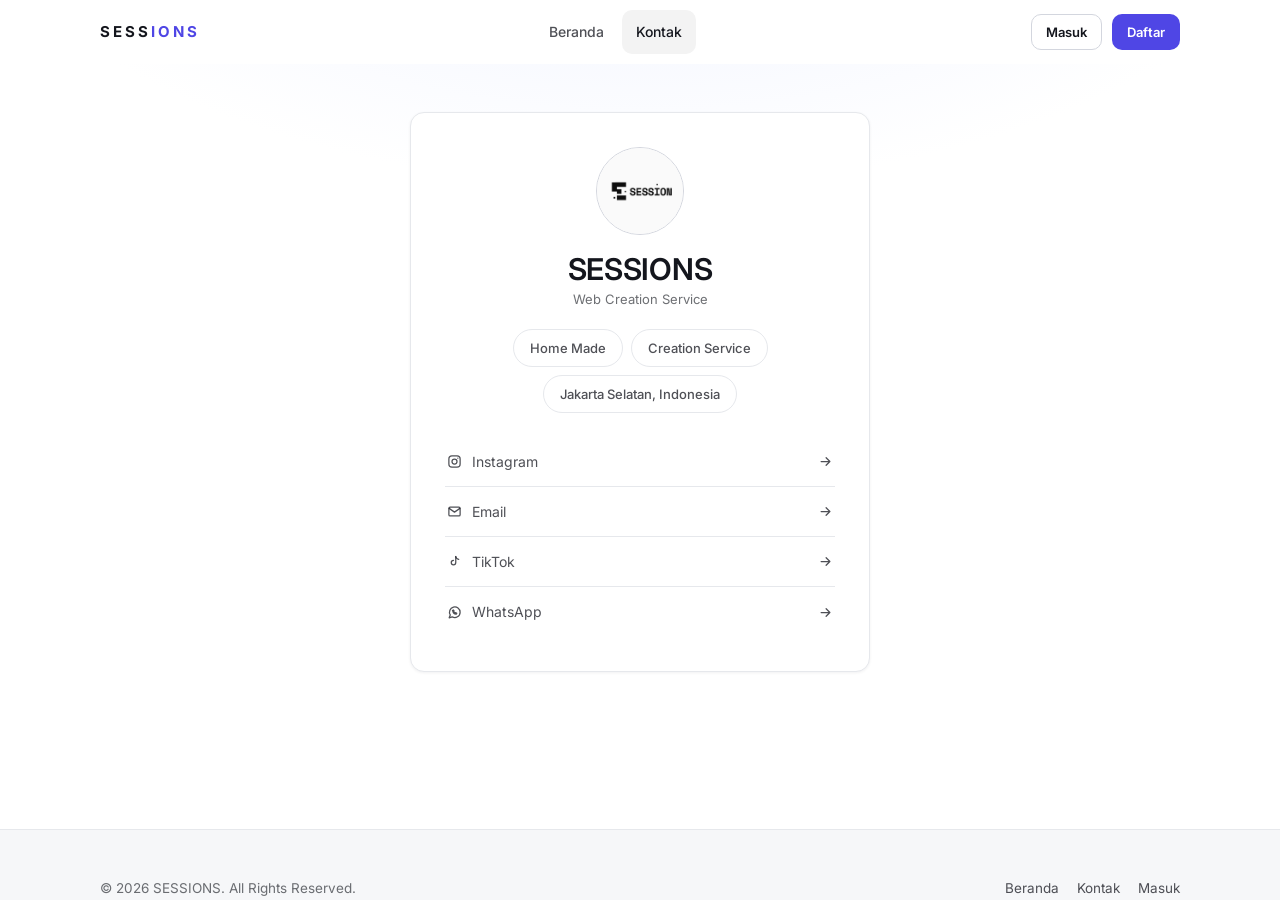
<file: contact.html>
<!DOCTYPE html>
<html lang="id">
<head>
    <meta charset="UTF-8">
    <meta name="viewport" content="width=device-width, initial-scale=1.0">
    <title>SESSIONS | Contact</title>
    <meta name="description" content="Hubungi SESSIONS lewat Instagram, Email, TikTok, dan WhatsApp. Web Creation Service dari Jakarta Selatan, Indonesia.">
    <link rel="preconnect" href="https://fonts.googleapis.com">
    <link rel="preconnect" href="https://fonts.gstatic.com" crossorigin>
    <link href="https://fonts.googleapis.com/css2?family=Inter:wght@400;500;600;700&display=swap" rel="stylesheet">
    <link rel="stylesheet" href="assets/css/style.css?v=20261001">
</head>
<body>

<header class="site-nav">
    <div class="container nav-inner">
        <a href="index.php" class="brand">SESS<span>IONS</span></a>

        <ul class="nav-links" id="navLinks">
            <li><a href="index.php">Beranda</a></li>
            <li><a href="contact.html" class="active">Kontak</a></li>
            <li class="only-mobile"><a href="login.php">Masuk</a></li>
            <li class="only-mobile"><a href="register.php">Daftar</a></li>
        </ul>

        <div class="nav-actions">
            <a href="login.php" class="btn btn-ghost btn-sm">Masuk</a>
            <a href="register.php" class="btn btn-primary btn-sm">Daftar</a>
        </div>

        <button class="nav-toggle" type="button" aria-label="Buka menu" aria-expanded="false" aria-controls="navLinks">
            <svg viewBox="0 0 24 24" fill="none" stroke="currentColor" stroke-width="2" stroke-linecap="round">
                <path d="M4 7h16M4 12h16M4 17h16"/>
            </svg>
        </button>
    </div>
</header>

<main>

    <section class="section">
        <div class="container">

            <div class="panel panel-sm center">
                <!-- Foto/Logo Bisnis -->
                <img src="assets/img/logo.jpeg" alt="SESSIONS Logo"
                     style="width:88px;height:88px;border-radius:50%;object-fit:cover;margin:0 auto 16px;border:1px solid var(--border-strong);">

                <h2>SESSIONS</h2>
                <p class="faint">Web Creation Service</p>

                <!-- Info List -->
                <div class="chips mt-2">
                    <span class="chip">Home Made</span>
                    <span class="chip">Creation Service</span>
                    <span class="chip">Jakarta Selatan, Indonesia</span>
                </div>

                <!-- Tombol Sosmed -->
                <div class="link-list mt-3">
                    <a class="link-item" href="https://instagram.com/sess_ion2026" target="_blank" rel="noopener noreferrer">
                        <span style="display:inline-flex;align-items:center;gap:10px;">
                            <svg viewBox="0 0 24 24" fill="none" stroke="currentColor" stroke-width="2" stroke-linecap="round" stroke-linejoin="round">
                                <rect x="3" y="3" width="18" height="18" rx="5"/>
                                <circle cx="12" cy="12" r="4"/>
                                <circle cx="17.3" cy="6.7" r="1" fill="currentColor" stroke="none"/>
                            </svg>
                            Instagram
                        </span>
                        <svg viewBox="0 0 24 24" fill="none" stroke="currentColor" stroke-width="2" stroke-linecap="round" stroke-linejoin="round">
                            <path d="M5 12h14m-6-6 6 6-6 6"/>
                        </svg>
                    </a>

                    <a class="link-item" href="mailto:sesionsessions@gmail.com">
                        <span style="display:inline-flex;align-items:center;gap:10px;">
                            <svg viewBox="0 0 24 24" fill="none" stroke="currentColor" stroke-width="2" stroke-linecap="round" stroke-linejoin="round">
                                <rect x="3" y="5" width="18" height="14" rx="2"/>
                                <path d="m3.5 7 8.5 6 8.5-6"/>
                            </svg>
                            Email
                        </span>
                        <svg viewBox="0 0 24 24" fill="none" stroke="currentColor" stroke-width="2" stroke-linecap="round" stroke-linejoin="round">
                            <path d="M5 12h14m-6-6 6 6-6 6"/>
                        </svg>
                    </a>

                    <a class="link-item" href="https://www.tiktok.com/@sessionssesion" target="_blank" rel="noopener noreferrer">
                        <span style="display:inline-flex;align-items:center;gap:10px;">
                            <svg viewBox="0 0 24 24" fill="none" stroke="currentColor" stroke-width="2" stroke-linecap="round" stroke-linejoin="round">
                                <path d="M14 4v9.6a3.6 3.6 0 1 1-3.6-3.6"/>
                                <path d="M14 4c.4 2.4 2.3 4.2 4.7 4.5"/>
                            </svg>
                            TikTok
                        </span>
                        <svg viewBox="0 0 24 24" fill="none" stroke="currentColor" stroke-width="2" stroke-linecap="round" stroke-linejoin="round">
                            <path d="M5 12h14m-6-6 6 6-6 6"/>
                        </svg>
                    </a>

                    <a class="link-item" href="https://wa.me/6287867851779" target="_blank" rel="noopener noreferrer">
                        <span style="display:inline-flex;align-items:center;gap:10px;">
                            <svg viewBox="0 0 24 24" fill="none" stroke="currentColor" stroke-width="2" stroke-linecap="round" stroke-linejoin="round">
                                <path d="M21 11.5a8.5 8.5 0 0 1-12.7 7.4L3.5 20.5l1.7-4.6A8.5 8.5 0 1 1 21 11.5z"/>
                                <path d="M9.2 9.4c.4 2.7 2.7 5 5.4 5.4l1-1.5-1.9-1.1-.9.7c-.7-.4-1.7-1.4-2.1-2.1l.7-.9-1.1-1.9-1.5 1z"/>
                            </svg>
                            WhatsApp
                        </span>
                        <svg viewBox="0 0 24 24" fill="none" stroke="currentColor" stroke-width="2" stroke-linecap="round" stroke-linejoin="round">
                            <path d="M5 12h14m-6-6 6 6-6 6"/>
                        </svg>
                    </a>
                </div>
            </div>

        </div>
    </section>

</main>

<footer class="site-footer">
    <div class="container footer-inner">
        <span>&copy; 2026 SESSIONS. All Rights Reserved.</span>
        <nav>
            <a href="index.php">Beranda</a>
            <a href="contact.html">Kontak</a>
            <a href="login.php">Masuk</a>
        </nav>
    </div>
</footer>

<script src="assets/js/main.js?v=20261001"></script>
</body>
</html>
</file>
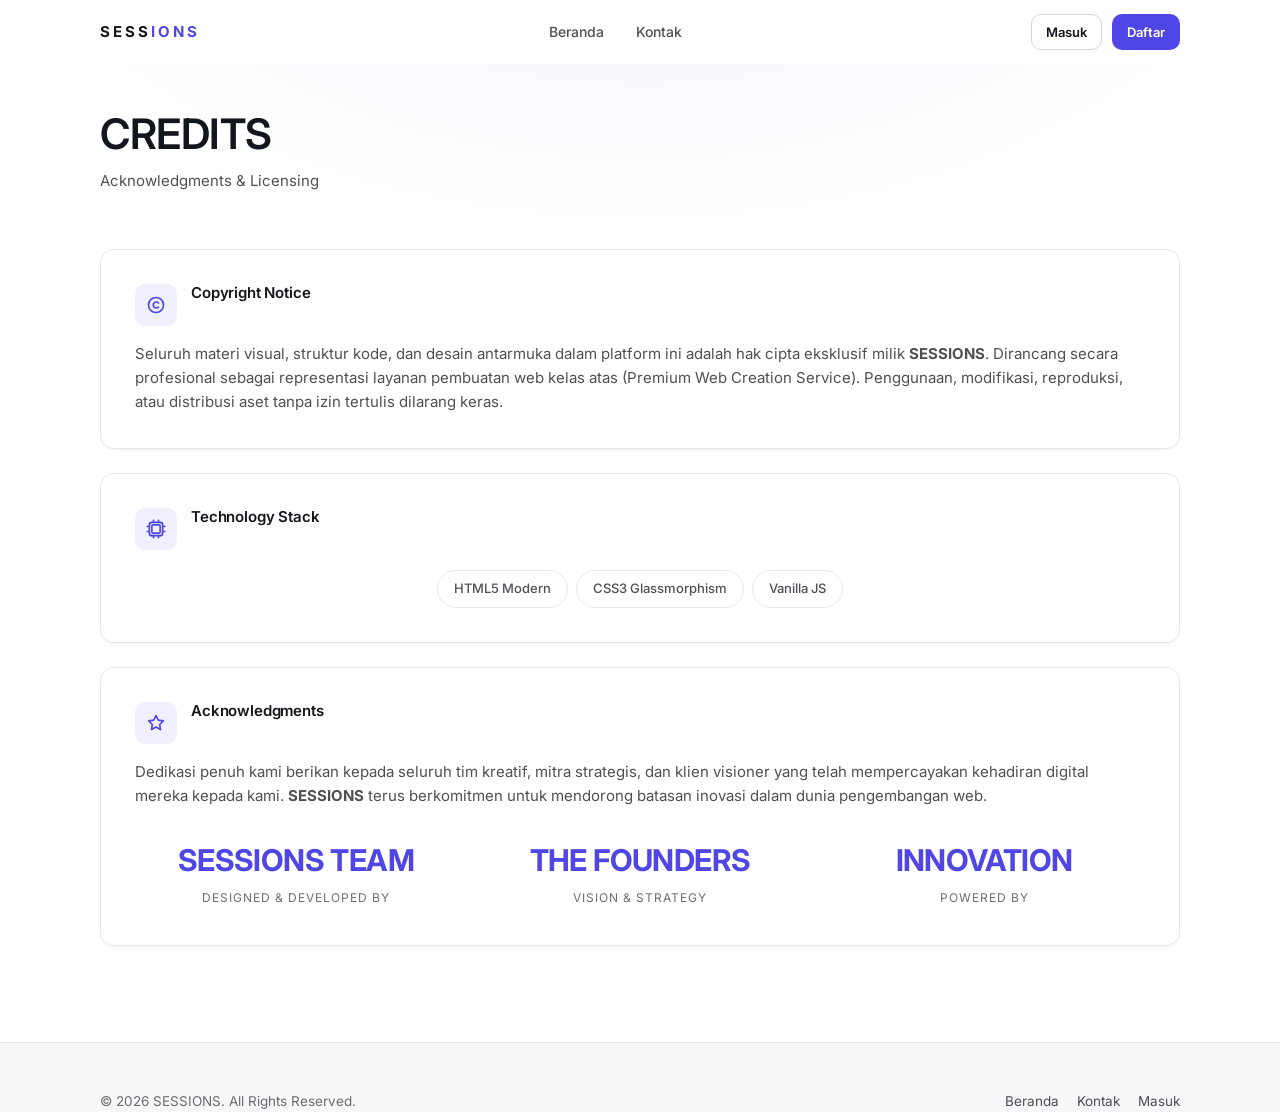
<file: credit.html>
<!DOCTYPE html>
<html lang="id">
<head>
    <meta charset="UTF-8">
    <meta name="viewport" content="width=device-width, initial-scale=1.0">
    <title>SESSIONS | Credits & Licensing</title>
    <meta name="description" content="Credits, technology stack, dan acknowledgments dari SESSIONS — Premium Web Creation Service.">
    <link rel="preconnect" href="https://fonts.googleapis.com">
    <link rel="preconnect" href="https://fonts.gstatic.com" crossorigin>
    <link href="https://fonts.googleapis.com/css2?family=Inter:wght@400;500;600;700&display=swap" rel="stylesheet">
    <link rel="stylesheet" href="assets/css/style.css?v=20261001">
</head>
<body>

<header class="site-nav">
    <div class="container nav-inner">
        <a href="index.php" class="brand">SESS<span>IONS</span></a>

        <ul class="nav-links" id="navLinks">
            <li><a href="index.php">Beranda</a></li>
            <li><a href="contact.html">Kontak</a></li>
            <li class="only-mobile"><a href="login.php">Masuk</a></li>
            <li class="only-mobile"><a href="register.php">Daftar</a></li>
        </ul>

        <div class="nav-actions">
            <a href="login.php" class="btn btn-ghost btn-sm">Masuk</a>
            <a href="register.php" class="btn btn-primary btn-sm">Daftar</a>
        </div>

        <button class="nav-toggle" type="button" aria-label="Buka menu" aria-expanded="false" aria-controls="navLinks">
            <svg viewBox="0 0 24 24" fill="none" stroke="currentColor" stroke-width="2" stroke-linecap="round">
                <path d="M4 7h16M4 12h16M4 17h16"/>
            </svg>
        </button>
    </div>
</header>

<main>

    <div class="page-head">
        <div class="container">
            <h1>CREDITS</h1>
            <p>Acknowledgments &amp; Licensing</p>
        </div>
    </div>

    <section class="section">
        <div class="container">

            <!-- Copyright Notice -->
            <div class="panel">
                <div class="feature">
                    <span class="mi-icon">
                        <svg viewBox="0 0 24 24" fill="none" stroke="currentColor" stroke-width="2" stroke-linecap="round" stroke-linejoin="round">
                            <circle cx="12" cy="12" r="9"/>
                            <path d="M15 9.6a3.6 3.6 0 1 0 0 4.8"/>
                        </svg>
                    </span>
                    <div>
                        <h3 class="mi-title">Copyright Notice</h3>
                    </div>
                </div>
                <p class="mt-2">Seluruh materi visual, struktur kode, dan desain antarmuka dalam platform ini adalah hak cipta
                    eksklusif milik <strong>SESSIONS</strong>. Dirancang secara profesional sebagai representasi layanan
                    pembuatan web kelas atas (Premium Web Creation Service). Penggunaan, modifikasi, reproduksi, atau
                    distribusi aset tanpa izin tertulis dilarang keras.</p>
            </div>

            <!-- Technology Stack -->
            <div class="panel mt-3">
                <div class="feature">
                    <span class="mi-icon">
                        <svg viewBox="0 0 24 24" fill="none" stroke="currentColor" stroke-width="2" stroke-linecap="round" stroke-linejoin="round">
                            <rect x="7" y="7" width="10" height="10" rx="1.5"/>
                            <rect x="4" y="4" width="16" height="16" rx="3"/>
                            <path d="M9 1.5v2.5M15 1.5v2.5M9 20v2.5M15 20v2.5M1.5 9H4M1.5 15H4M20 9h2.5M20 15h2.5"/>
                        </svg>
                    </span>
                    <div>
                        <h3 class="mi-title">Technology Stack</h3>
                    </div>
                </div>

                <div class="chips mt-2">
                    <span class="chip">HTML5 Modern</span>
                    <span class="chip">CSS3 Glassmorphism</span>
                    <span class="chip">Vanilla JS</span>
                </div>
            </div>

            <!-- Acknowledgments -->
            <div class="panel mt-3">
                <div class="feature">
                    <span class="mi-icon">
                        <svg viewBox="0 0 24 24" fill="none" stroke="currentColor" stroke-width="2" stroke-linecap="round" stroke-linejoin="round">
                            <path d="m12 3 2.7 5.6 6.1.9-4.4 4.3 1 6.1L12 16.7 6.6 19.9l1-6.1L3.2 9.5l6.1-.9L12 3z"/>
                        </svg>
                    </span>
                    <div>
                        <h3 class="mi-title">Acknowledgments</h3>
                    </div>
                </div>

                <p class="mt-2">Dedikasi penuh kami berikan kepada seluruh tim kreatif, mitra strategis, dan klien visioner yang
                    telah mempercayakan kehadiran digital mereka kepada kami. <strong>SESSIONS</strong> terus berkomitmen
                    untuk mendorong batasan inovasi dalam dunia pengembangan web.</p>

                <div class="stats mt-3">
                    <div class="stat center">
                        <div class="stat-value">SESSIONS TEAM</div>
                        <div class="stat-label">Designed &amp; Developed By</div>
                    </div>
                    <div class="stat center">
                        <div class="stat-value">THE FOUNDERS</div>
                        <div class="stat-label">Vision &amp; Strategy</div>
                    </div>
                    <div class="stat center">
                        <div class="stat-value">INNOVATION</div>
                        <div class="stat-label">Powered By</div>
                    </div>
                </div>
            </div>

        </div>
    </section>

</main>

<footer class="site-footer">
    <div class="container footer-inner">
        <span>&copy; 2026 SESSIONS. All Rights Reserved.</span>
        <nav>
            <a href="index.php">Beranda</a>
            <a href="contact.html">Kontak</a>
            <a href="login.php">Masuk</a>
        </nav>
    </div>
</footer>

<script src="assets/js/main.js?v=20261001"></script>
</body>
</html>
</file>
<file: assets/css/style.css>
/* ============================================================
   SESSIONS Design System
   Light theme — modern, minimalis, responsif, tanpa efek berat.
   Breakpoint: 1024 / 768 / 640
   ============================================================ */

/* ── Tokens ── */
:root {
    color-scheme: light;

    --bg: #ffffff;
    --bg-gradient: radial-gradient(ellipse 80% 55% at 50% -15%, #eef2ff 0%, #ffffff 65%);
    --surface: #ffffff;
    --surface-2: #f6f7f9;
    --surface-3: #eef0f4;
    --border: #e6e8ec;
    --border-strong: #d3d6de;
    --text: #14161d;
    --muted: rgba(20, 22, 29, 0.75);
    --faint: rgba(20, 22, 29, 0.62);
    --hover: rgba(20, 22, 29, 0.05);

    --accent: #6366f1;
    --accent-strong: #4f46e5;
    --accent-hover: #4338ca;
    --accent-soft: rgba(99, 102, 241, 0.10);

    --success: #047857;
    --success-soft: rgba(4, 120, 87, 0.10);
    --danger: #dc2626;
    --danger-soft: rgba(220, 38, 38, 0.10);
    --warning: #b45309;
    --warning-soft: rgba(180, 83, 9, 0.10);

    --radius: 14px;
    --radius-sm: 10px;
    --radius-lg: 20px;
    --nav-h: 64px;
    --container: 1120px;
    --shadow-sm: 0 1px 3px rgba(16, 24, 40, 0.06);
    --shadow: 0 16px 40px rgba(16, 24, 40, 0.16);
    --font: 'Inter', system-ui, -apple-system, 'Segoe UI', sans-serif;
}

/* ── Reset & base ── */
*, *::before, *::after { margin: 0; padding: 0; box-sizing: border-box; }

html { scroll-behavior: smooth; -webkit-text-size-adjust: 100%; }

body {
    font-family: var(--font);
    background-color: var(--bg);
    background-image: var(--bg-gradient);
    background-repeat: no-repeat;
    color: var(--text);
    min-height: 100vh;
    min-height: 100svh;
    display: flex;
    flex-direction: column;
    line-height: 1.6;
    font-size: 15px;
    overflow-wrap: break-word;
}

img { max-width: 100%; display: block; }
a { color: inherit; }
button { font-family: inherit; }

:focus-visible {
    outline: 2px solid var(--accent-strong);
    outline-offset: 2px;
}

.container {
    width: 100%;
    max-width: var(--container);
    margin-inline: auto;
    padding-inline: 20px;
}

main { flex: 1; }

/* ── Tipografi ── */
h1, h2, h3, h4 { line-height: 1.25; font-weight: 600; letter-spacing: -0.01em; }
h1 { font-size: clamp(28px, 5vw, 42px); }
h2 { font-size: clamp(22px, 3.5vw, 30px); }
h3 { font-size: clamp(17px, 2.5vw, 20px); }
p  { color: var(--muted); }

.muted   { color: var(--muted); }
.faint   { color: var(--faint); font-size: 13px; }
.center  { text-align: center; }
.mt-1 { margin-top: 8px; }  .mt-2 { margin-top: 16px; }
.mt-3 { margin-top: 24px; } .mt-4 { margin-top: 36px; }
.mb-1 { margin-bottom: 8px; } .mb-2 { margin-bottom: 16px; }
.mb-3 { margin-bottom: 24px; }

/* ── Navbar ── */
.site-nav {
    position: sticky;
    top: 0;
    z-index: 100;
    height: var(--nav-h);
    background: var(--surface);
    border-bottom: 1px solid transparent;
    transition: background 0.25s ease, border-color 0.25s ease, box-shadow 0.25s ease;
}

.site-nav.nav-scrolled {
    background: var(--surface);
    border-bottom-color: var(--border);
    box-shadow: var(--shadow-sm);
}

.nav-inner {
    height: var(--nav-h);
    display: flex;
    align-items: center;
    justify-content: space-between;
    gap: 16px;
}

.brand {
    font-size: 15px;
    font-weight: 700;
    letter-spacing: 3px;
    text-decoration: none;
    color: var(--text);
    white-space: nowrap;
}

.brand span { color: var(--accent-strong); }

.nav-links {
    display: flex;
    align-items: center;
    gap: 4px;
    list-style: none;
}

.nav-links a {
    display: inline-flex;
    align-items: center;
    min-height: 44px;
    padding: 0 14px;
    border-radius: var(--radius-sm);
    color: var(--muted);
    text-decoration: none;
    font-size: 14px;
    font-weight: 500;
    transition: color 0.2s ease, background 0.2s ease;
}

.nav-links a:hover,
.nav-links a.active {
    color: var(--text);
    background: var(--hover);
}

.nav-actions { display: flex; align-items: center; gap: 10px; }

/* Avatar profil di navbar (link ke halaman profil) */
.nav-avatar { display: inline-flex; border-radius: 50%; flex: none; transition: opacity 0.15s ease; }
.nav-avatar:hover { opacity: 0.85; }

.nav-links .only-mobile { display: none; }

.nav-toggle {
    display: none;
    width: 44px;
    height: 44px;
    background: none;
    border: 1px solid var(--border);
    border-radius: var(--radius-sm);
    color: var(--text);
    cursor: pointer;
    align-items: center;
    justify-content: center;
}

.nav-toggle svg { width: 20px; height: 20px; }

/* ── Tombol ── */
.btn {
    display: inline-flex;
    align-items: center;
    justify-content: center;
    gap: 8px;
    min-height: 44px;
    padding: 0 20px;
    border-radius: var(--radius-sm);
    border: 1px solid transparent;
    font-size: 14px;
    font-weight: 600;
    text-decoration: none;
    cursor: pointer;
    transition: background 0.2s ease, border-color 0.2s ease, color 0.2s ease;
    white-space: nowrap;
}

.btn svg { width: 16px; height: 16px; flex: none; }

.btn-primary {
    background: var(--accent-strong);
    color: #fff;
}
.btn-primary:hover { background: var(--accent-hover); }

.btn-ghost {
    background: transparent;
    border-color: var(--border-strong);
    color: var(--text);
}
.btn-ghost:hover { background: var(--hover); }

.btn-soft {
    background: var(--surface-2);
    border-color: var(--border);
    color: var(--text);
}
.btn-soft:hover { background: var(--surface-3); }

.btn-danger {
    background: var(--danger-soft);
    border-color: rgba(220, 38, 38, 0.35);
    color: var(--danger);
}
.btn-danger:hover { background: rgba(220, 38, 38, 0.16); }

.btn-block { width: 100%; }
.btn-sm { min-height: 36px; padding: 0 14px; font-size: 13px; }

/* ── Hero ── */
.hero {
    padding: clamp(40px, 8vw, 84px) 0 clamp(28px, 5vw, 48px);
    text-align: center;
}

.hero .eyebrow {
    display: inline-block;
    font-size: 12px;
    font-weight: 600;
    letter-spacing: 2px;
    text-transform: uppercase;
    color: var(--accent-strong);
    background: var(--accent-soft);
    border: 1px solid rgba(99, 102, 241, 0.35);
    padding: 6px 14px;
    border-radius: 999px;
    margin-bottom: 18px;
}

.hero p.lead {
    max-width: 620px;
    margin: 14px auto 0;
    font-size: clamp(15px, 2vw, 17px);
    color: var(--muted);
}

/* ── Search bar ── */
.search-bar {
    display: flex;
    gap: 10px;
    max-width: 620px;
    margin: 28px auto 0;
}

.search-bar .input { flex: 1; }

/* ── Chips / kategori ── */
.chips {
    display: flex;
    flex-wrap: wrap;
    justify-content: center;
    gap: 8px;
    margin-top: 20px;
}

.chip {
    display: inline-flex;
    align-items: center;
    min-height: 38px;
    padding: 0 16px;
    border-radius: 999px;
    border: 1px solid var(--border);
    background: var(--surface);
    color: var(--muted);
    font-size: 13px;
    font-weight: 500;
    text-decoration: none;
    transition: border-color 0.2s ease, color 0.2s ease, background 0.2s ease;
}

.chip:hover, .chip.active {
    border-color: rgba(99, 102, 241, 0.5);
    background: var(--accent-soft);
    color: var(--text);
}

/* ── Section ── */
.section { padding: clamp(28px, 5vw, 48px) 0; }

.section-head {
    display: flex;
    align-items: baseline;
    justify-content: space-between;
    gap: 16px;
    margin-bottom: 22px;
    flex-wrap: wrap;
}

.section-head a {
    color: var(--accent-strong);
    font-size: 14px;
    font-weight: 600;
    text-decoration: none;
}
.section-head a:hover { text-decoration: underline; }

/* ── Grid ── */
.grid {
    display: grid;
    gap: 18px;
    grid-template-columns: repeat(auto-fill, minmax(240px, 1fr));
}

.grid-2 { grid-template-columns: repeat(auto-fit, minmax(260px, 1fr)); }
.grid-3 { grid-template-columns: repeat(auto-fill, minmax(220px, 1fr)); }
.grid-4 { grid-template-columns: repeat(auto-fill, minmax(180px, 1fr)); }

/* ── Card ── */
.card {
    background: var(--surface);
    border: 1px solid var(--border);
    border-radius: var(--radius);
    overflow: hidden;
    box-shadow: var(--shadow-sm);
    transition: border-color 0.2s ease, transform 0.2s ease, box-shadow 0.2s ease;
}

a.card { text-decoration: none; display: flex; flex-direction: column; }
a.card:hover {
    border-color: var(--border-strong);
    transform: translateY(-3px);
    box-shadow: 0 6px 16px rgba(16, 24, 40, 0.08);
}

.card-media {
    aspect-ratio: 4 / 3;
    background: var(--surface-2);
    display: flex;
    align-items: center;
    justify-content: center;
    color: var(--faint);
    overflow: hidden;
}

.card-media img { width: 100%; height: 100%; object-fit: cover; }

.card-body { flex: 1; display: flex; flex-direction: column; padding: 14px 16px 16px; }

.card-title {
    font-size: 15px;
    font-weight: 600;
    color: var(--text);
    margin-bottom: 6px;
    display: -webkit-box;
    -webkit-line-clamp: 2;
    -webkit-box-orient: vertical;
    overflow: hidden;
}

/* Ruang 2 baris judul selalu dipesan (walau 1 baris) → harga & meta
   sejajar di semua kartu se-baris. em → ikut ukuran font di breakpoint. */
a.card .card-title { min-height: calc(2 * 1.6em); }

.card-price { font-size: 16px; font-weight: 700; color: var(--accent-strong); }

.card-meta {
    display: flex;
    flex-wrap: wrap;
    gap: 6px;
    margin-top: 10px;
    font-size: 12px;
    color: var(--faint);
}

/* Baris nama toko (avatar + nama) di-pin ke bawah kartu — sisa ruang jadi
   margin atas, jadi baris toko selalu sejajar di semua kartu se-baris,
   tidak pernah sejajar dengan badge/jenis/model di baris meta. */
a.card .card-store { margin-top: auto; padding-top: 10px; }

.card-store {
    display: flex;
    align-items: center;
    gap: 8px;
    min-width: 0;
    font-size: 12px;
    color: var(--faint);
}
.card-store-name { overflow: hidden; text-overflow: ellipsis; white-space: nowrap; }

/* Avatar bulat (foto profil / toko) — inisial kalau belum ada foto */
.avatar {
    display: inline-flex;
    align-items: center;
    justify-content: center;
    flex: none;
    border-radius: 50%;
    overflow: hidden;
    background: var(--accent-soft);
    color: var(--accent-strong);
    font-weight: 600;
    line-height: 1;
}
.avatar img { width: 100%; height: 100%; object-fit: cover; display: block; }

/* ══ Konfirmasi in-app — pengganti dialog browser "localhost says" ══ */
.confirm-overlay {
    position: fixed;
    inset: 0;
    z-index: 300;
    display: flex;
    align-items: center;
    justify-content: center;
    padding: 20px;
    background: rgba(15, 23, 42, 0.45);
    opacity: 0;
    visibility: hidden;
    transition: opacity 0.18s ease, visibility 0.18s ease;
}
.confirm-overlay.open { opacity: 1; visibility: visible; }
.confirm-panel {
    width: 100%;
    max-width: 420px;
    background: var(--surface);
    border: 1px solid var(--border);
    border-radius: 16px;
    padding: 22px;
    box-shadow: 0 24px 60px rgba(15, 23, 42, 0.25);
    transform: translateY(10px) scale(0.98);
    transition: transform 0.18s ease;
}
.confirm-overlay.open .confirm-panel { transform: none; }
.confirm-msg { font-size: 15px; line-height: 1.55; color: var(--text); margin-bottom: 18px; }
.confirm-actions { display: flex; gap: 10px; justify-content: flex-end; flex-wrap: wrap; }

/* ══ Toast notifikasi in-app — pengganti alert kecil ══ */
.toast {
    position: fixed;
    top: 80px;
    right: 20px;
    z-index: 310;
    display: flex;
    align-items: center;
    gap: 10px;
    max-width: min(360px, calc(100vw - 40px));
    padding: 12px 14px;
    background: var(--surface);
    border: 1px solid var(--border);
    border-radius: 12px;
    box-shadow: 0 14px 34px rgba(15, 23, 42, 0.16);
    font-size: 14px;
    color: var(--text);
    opacity: 0;
    transform: translateY(-8px);
    transition: opacity 0.2s ease, transform 0.2s ease;
    pointer-events: none;
}
.toast.open { opacity: 1; transform: none; pointer-events: auto; }
.toast-warn    { border-left: 3px solid var(--warning); }
.toast-success { border-left: 3px solid var(--success); }
.toast-msg { line-height: 1.45; }
.toast-close {
    margin-left: auto;
    padding: 2px 4px;
    background: none;
    border: 0;
    color: var(--faint);
    font-size: 18px;
    line-height: 1;
    cursor: pointer;
}
.toast-close:hover { color: var(--text); }

/* Hormati preferensi kurangi animasi */
@media (prefers-reduced-motion: reduce) {
    .confirm-overlay, .confirm-panel, .toast { transition: none; }
}

/* Merek pada kartu listing — ditegaskan tanpa merusak ritme meta */
.card-brand { font-weight: 600; color: var(--text); }

/* ── Badge status ── */
.badge {
    display: inline-flex;
    align-items: center;
    gap: 5px;
    padding: 3px 10px;
    border-radius: 999px;
    font-size: 11px;
    font-weight: 600;
    letter-spacing: 0.4px;
    text-transform: uppercase;
    border: 1px solid transparent;
}

.badge-available { background: var(--success-soft); color: var(--success); border-color: rgba(4, 120, 87, 0.3); }
.badge-sold      { background: var(--danger-soft); color: var(--danger); border-color: rgba(220, 38, 38, 0.3); }
.badge-pending   { background: var(--warning-soft); color: var(--warning); border-color: rgba(180, 83, 9, 0.3); }
.badge-info      { background: var(--accent-soft); color: var(--accent-strong); border-color: rgba(99, 102, 241, 0.35); }
.badge-brand     { background: var(--accent-soft); color: var(--accent-strong); border-color: rgba(99, 102, 241, 0.35); }
.badge-muted     { background: var(--surface-2); color: var(--muted); border-color: var(--border); }

/* ── Panel & form ── */
.panel {
    background: var(--surface);
    border: 1px solid var(--border);
    border-radius: var(--radius);
    padding: clamp(22px, 4vw, 34px);
    box-shadow: var(--shadow-sm);
}

.panel-sm { max-width: 460px; margin-inline: auto; }

/* Blok harga/aksi listing tanpa kartu putih — konten langsung menyatu dgn halaman */
.buy-plain { display: block; }

.form { display: flex; flex-direction: column; gap: 18px; }

.form-row { display: grid; gap: 18px; grid-template-columns: 1fr 1fr; }

.field { display: flex; flex-direction: column; gap: 7px; }

.field label {
    font-size: 12px;
    font-weight: 600;
    letter-spacing: 0.6px;
    text-transform: uppercase;
    color: var(--muted);
}

.field .hint { font-size: 12px; color: var(--faint); }

.input,
.field input,
.field select,
.field textarea {
    width: 100%;
    min-height: 46px;
    padding: 11px 14px;
    background: var(--bg);
    border: 1px solid var(--border);
    border-radius: var(--radius-sm);
    color: var(--text);
    font-size: 15px;
    font-family: inherit;
    transition: border-color 0.2s ease;
}

.field textarea { min-height: 120px; resize: vertical; }

.input::placeholder, .field input::placeholder,
.field textarea::placeholder { color: var(--faint); }

.input:focus, .field input:focus,
.field select:focus, .field textarea:focus {
    outline: none;
    border-color: var(--accent);
}

.field select { appearance: auto; }

/* ── Alert ── */
.alert {
    display: flex;
    align-items: flex-start;
    gap: 10px;
    padding: 12px 16px;
    border-radius: var(--radius-sm);
    font-size: 14px;
    border: 1px solid transparent;
}

.alert svg { width: 17px; height: 17px; flex: none; margin-top: 2px; }
.alert-danger  { background: var(--danger-soft); border-color: rgba(220, 38, 38, 0.35); color: var(--danger); }
.alert-success { background: var(--success-soft); border-color: rgba(4, 120, 87, 0.35); color: var(--success); }
.alert-info    { background: var(--accent-soft); border-color: rgba(99, 102, 241, 0.35); color: var(--accent-strong); }

/* ── Statistik (borderless — angka jadi aksen) ── */
.stats {
    display: grid;
    grid-template-columns: repeat(auto-fit, minmax(150px, 1fr));
    gap: 22px;
}

.stat { padding: 4px 0; }

.stat .stat-value { font-size: 30px; font-weight: 700; color: var(--accent-strong); letter-spacing: -0.02em; }
.stat .stat-label { font-size: 12px; letter-spacing: 1px; text-transform: uppercase; color: var(--faint); margin-top: 4px; }

/* ── Menu grid (dashboard) — borderless ── */
.menu-grid {
    display: grid;
    gap: 8px;
    grid-template-columns: repeat(auto-fill, minmax(200px, 1fr));
}

.menu-item {
    display: flex;
    align-items: center;
    gap: 14px;
    min-height: 76px;
    padding: 16px 14px;
    background: transparent;
    border: none;
    border-radius: var(--radius);
    text-decoration: none;
    color: var(--text);
    transition: background 0.2s ease;
}

.menu-item:hover { background: var(--surface-2); }

.menu-item .mi-icon,
.mi-icon {
    width: 42px;
    height: 42px;
    flex: none;
    display: flex;
    align-items: center;
    justify-content: center;
    background: var(--accent-soft);
    border-radius: var(--radius-sm);
    color: var(--accent-strong);
}

.mi-icon svg,
.menu-item .mi-icon svg { width: 20px; height: 20px; }
.menu-item .mi-title { font-size: 15px; font-weight: 600; }
.menu-item .mi-desc { font-size: 12.5px; color: var(--faint); }

/* ── Fitur (kenapa kami) ── */
.feature { display: flex; gap: 14px; align-items: flex-start; }
.feature .mi-title { font-size: 15px; font-weight: 600; }
.feature .mi-desc { font-size: 13.5px; color: var(--faint); margin-top: 3px; }

/* ── Baris daftar terbuka (de-box) ── */
.row-list { display: flex; flex-direction: column; }

.row-item {
    padding: 18px 2px;
    background: transparent;
    border: none;
    border-bottom: 1px solid var(--border);
    border-radius: 0;
    box-shadow: none;
}

.row-item:last-child { border-bottom: none; }

/* ── Tabel ── */
.table-wrap {
    overflow-x: auto;
    border: 1px solid var(--border);
    border-radius: var(--radius);
    background: var(--surface);
}

table {
    width: 100%;
    border-collapse: collapse;
    font-size: 14px;
    min-width: 560px;
}

th, td {
    padding: 13px 16px;
    text-align: left;
    border-bottom: 1px solid var(--border);
}

th {
    font-size: 11.5px;
    letter-spacing: 1px;
    text-transform: uppercase;
    color: var(--faint);
    background: var(--surface-2);
}

tr:last-child td { border-bottom: none; }

/* ── Link list (contact/profile) — garis bawah saja ── */
.link-list { display: flex; flex-direction: column; }

.link-item {
    display: flex;
    align-items: center;
    justify-content: space-between;
    gap: 12px;
    min-height: 50px;
    padding: 12px 2px;
    background: transparent;
    border: none;
    border-bottom: 1px solid var(--border);
    border-radius: 0;
    color: var(--muted);
    text-decoration: none;
    font-size: 14px;
    transition: border-color 0.2s ease, color 0.2s ease;
}

.link-item:hover { border-bottom-color: var(--border-strong); color: var(--text); }
.link-item svg { width: 15px; height: 15px; flex: none; }
.link-list .link-item:last-child { border-bottom: none; }

/* ── Tag section (garis + label) ── */
.section-tag {
    display: inline-flex;
    align-items: center;
    gap: 10px;
    font-size: 11.5px;
    font-weight: 600;
    letter-spacing: 2px;
    text-transform: uppercase;
    color: var(--accent-strong);
    margin-bottom: 12px;
}

.section-tag::before { content: ""; width: 26px; height: 1px; background: var(--accent); }

/* ── Tentang kami (2 kolom terbuka + statistik borderless) ── */
.about-grid {
    display: grid;
    gap: clamp(28px, 5vw, 64px);
    grid-template-columns: 1.15fr 0.85fr;
    align-items: start;
}

.about-lead { font-size: clamp(16px, 2vw, 19px); color: var(--text); line-height: 1.7; }
.about-points { display: grid; gap: 20px; margin-top: 28px; }

.stats-open {
    display: grid;
    grid-template-columns: 1fr 1fr;
    gap: 28px 18px;
}

.stats-open .stat-value {
    font-size: clamp(30px, 4vw, 42px);
    font-weight: 700;
    letter-spacing: -0.02em;
    color: var(--accent-strong);
}

.stats-open .stat-label { margin-top: 4px; font-size: 12px; letter-spacing: 1px; text-transform: uppercase; color: var(--faint); }

/* ── Ulasan (track horizontal) ── */
.testi-track {
    display: grid;
    grid-auto-flow: column;
    grid-auto-columns: minmax(270px, 330px);
    gap: 16px;
    overflow-x: auto;
    padding-bottom: 10px;
    scroll-snap-type: x proximity;
    -webkit-overflow-scrolling: touch;
    scrollbar-width: none;
}

.testi-track::-webkit-scrollbar { display: none; }

.testi-card {
    scroll-snap-align: start;
    display: flex;
    flex-direction: column;
    gap: 12px;
    background: var(--surface);
    border: 1px solid var(--border);
    border-radius: var(--radius);
    padding: 20px;
    box-shadow: var(--shadow-sm);
}

.testi-stars { color: var(--warning); font-size: 13px; letter-spacing: 3px; }
.testi-card blockquote { margin: 0; font-size: 14.5px; color: var(--text); line-height: 1.65; flex: 1; }
.testi-who { display: flex; align-items: center; gap: 10px; }

/* ── Balasan penjual di bawah ulasan ── */
.review-reply {
    background: var(--surface-2);
    border-left: 3px solid var(--accent);
    border-radius: 0 8px 8px 0;
    padding: 8px 12px;
    color: var(--text);
}

.testi-avatar {
    width: 38px;
    height: 38px;
    flex: none;
    border-radius: 50%;
    background: var(--accent-soft);
    color: var(--accent-strong);
    display: flex;
    align-items: center;
    justify-content: center;
    font-weight: 700;
    font-size: 14px;
}

.testi-name { font-size: 14px; font-weight: 600; color: var(--text); }
.testi-meta { font-size: 12.5px; color: var(--faint); }

/* ── Band penawaran (full-width) ── */
.band {
    background: var(--accent-soft);
    border-top: 1px solid rgba(99, 102, 241, 0.22);
    border-bottom: 1px solid rgba(99, 102, 241, 0.22);
    padding: clamp(38px, 6vw, 66px) 0;
}

.band-inner {
    display: flex;
    align-items: center;
    justify-content: space-between;
    gap: 24px;
    flex-wrap: wrap;
}

.band p { margin-top: 10px; max-width: 540px; }
.btn-pill { border-radius: 999px; padding-inline: 26px; min-height: 48px; }

@media (max-width: 768px) {
    .about-grid { grid-template-columns: 1fr; }
    .band-inner { flex-direction: column; align-items: flex-start; }
}

@media (max-width: 640px) {
    .stats-open { gap: 20px 12px; }
}

/* ── Page header (halaman dalam) ── */
.page-head { padding: clamp(26px, 5vw, 44px) 0 8px; }
.page-head p { margin-top: 8px; max-width: 640px; }

/* ── Breadcrumb kembali ── */
.back-link {
    display: inline-flex;
    align-items: center;
    gap: 7px;
    min-height: 40px;
    color: var(--muted);
    font-size: 14px;
    text-decoration: none;
}
.back-link:hover { color: var(--text); }
.back-link svg { width: 15px; height: 15px; }

/* ── Empty state ── */
.empty {
    text-align: center;
    padding: clamp(36px, 7vw, 64px) 20px;
    border: 1px dashed var(--border-strong);
    border-radius: var(--radius);
    background: var(--surface-2);
}

.empty h3 { margin-bottom: 8px; }
.empty p { max-width: 420px; margin-inline: auto; }

/* ── Footer ── */
.site-footer {
    margin-top: 48px;
    border-top: 1px solid var(--border);
    background: var(--surface-2);
    padding: clamp(32px, 5vw, 48px) 0 0;
    font-size: 13.5px;
    color: var(--faint);
}

.footer-grid {
    display: grid;
    grid-template-columns: 1.6fr 1fr 1fr;
    gap: clamp(24px, 4vw, 48px);
    padding-bottom: clamp(24px, 4vw, 36px);
}

.footer-brand .brand { font-size: 19px; display: inline-block; margin-bottom: 10px; }
.footer-brand p { max-width: 320px; line-height: 1.6; }

.footer-col h4 {
    font-size: 13px;
    font-weight: 600;
    color: var(--text);
    text-transform: uppercase;
    letter-spacing: .05em;
    margin-bottom: 12px;
}

.footer-col ul { list-style: none; display: flex; flex-direction: column; }

.footer-col a {
    display: flex;
    align-items: center;
    min-height: 44px;          /* tap target nyaman di mobile */
    color: var(--muted);
    text-decoration: none;
    transition: color .15s ease;
}

.footer-col a:hover { color: var(--accent-strong); }

.footer-bottom {
    border-top: 1px solid var(--border);
    padding: 18px 0;
    text-align: center;
}

/* Footer 1-baris untuk halaman HTML statis (compat lama) */
.footer-inner {
    display: flex;
    align-items: center;
    justify-content: space-between;
    gap: 14px;
    flex-wrap: wrap;
}

.footer-inner nav { display: flex; gap: 18px; flex-wrap: wrap; }
.footer-inner a { color: var(--muted); text-decoration: none; }
.footer-inner a:hover { color: var(--text); }

/* ── Auth layout ── */
.auth-wrap {
    flex: 1;
    display: flex;
    align-items: center;
    justify-content: center;
    padding: clamp(28px, 6vw, 56px) 20px;
}

.auth-card { width: 100%; max-width: 440px; }

.auth-card .panel { padding: clamp(26px, 5vw, 38px); }

.auth-head { text-align: center; margin-bottom: 26px; }
.auth-head .logo-mark {
    width: 56px;
    height: 56px;
    margin: 0 auto 14px;
    display: flex;
    align-items: center;
    justify-content: center;
    background: var(--accent-soft);
    border: 1px solid rgba(99, 102, 241, 0.35);
    border-radius: 16px;
    color: var(--accent-strong);
    font-weight: 700;
    font-size: 20px;
    letter-spacing: 1px;
}
.auth-head p { margin-top: 6px; font-size: 14px; }

.auth-foot {
    text-align: center;
    margin-top: 20px;
    font-size: 14px;
    color: var(--muted);
}
.auth-foot a { color: var(--accent-strong); font-weight: 600; text-decoration: none; }
.auth-foot a:hover { text-decoration: underline; }

/* ── Checkout / instruksi bayar ── */
.pay-methods { display: grid; gap: 10px; grid-template-columns: repeat(auto-fill, minmax(130px, 1fr)); }

.pay-method {
    position: relative;
    display: flex;
    align-items: center;
    justify-content: center;
    min-height: 52px;
    padding: 10px;
    background: var(--surface-2);
    border: 1px solid var(--border);
    border-radius: var(--radius-sm);
    font-size: 14px;
    font-weight: 600;
    color: var(--muted);
    cursor: pointer;
    text-align: center;
    transition: border-color 0.2s ease, color 0.2s ease, background 0.2s ease;
}

.pay-method input { position: absolute; opacity: 0; pointer-events: none; }
.pay-method:has(input:checked),
.pay-method.selected {
    border-color: rgba(99, 102, 241, 0.6);
    background: var(--accent-soft);
    color: var(--text);
}
.pay-method:hover { border-color: var(--border-strong); color: var(--text); }

.group-label {
    font-size: 11px;
    letter-spacing: 1.5px;
    text-transform: uppercase;
    color: var(--faint);
    font-weight: 600;
    margin: 18px 0 10px;
}

.total-tag { font-size: 13px; color: var(--muted); margin: 14px 0; }
.total-tag strong { color: var(--text); font-size: 17px; }

.divider { height: 1px; background: var(--border); margin: 14px 0; }

/* ── Modal ── */
.modal-overlay {
    display: none;
    position: fixed;
    inset: 0;
    background: rgba(15, 20, 35, 0.5);
    z-index: 200;
    align-items: center;
    justify-content: center;
    padding: 20px;
}

.modal-overlay.open { display: flex; }

.modal {
    position: relative;
    width: 100%;
    max-width: 430px;
    max-height: 90vh;
    overflow-y: auto;
    background: var(--surface);
    border: 1px solid var(--border);
    border-radius: var(--radius-lg);
    padding: 28px 24px 24px;
    text-align: center;
    box-shadow: var(--shadow);
}

.modal-close {
    position: absolute;
    top: 12px;
    right: 14px;
    width: 38px;
    height: 38px;
    border-radius: var(--radius-sm);
    border: 1px solid var(--border);
    background: transparent;
    color: var(--muted);
    cursor: pointer;
    font-size: 17px;
    line-height: 1;
}
.modal-close:hover { color: var(--text); background: var(--hover); }

.modal h3 { margin-bottom: 6px; }
.modal p { font-size: 13.5px; margin-bottom: 16px; }

.va-box {
    background: var(--accent-soft);
    border: 1px dashed rgba(99, 102, 241, 0.4);
    border-radius: var(--radius-sm);
    padding: 14px;
    margin-bottom: 14px;
}
.va-label { font-size: 12px; color: var(--faint); margin-bottom: 4px; }
.va-number { font-size: 19px; font-weight: 700; letter-spacing: 2px; color: var(--accent-strong); word-break: break-all; }
.va-name { font-size: 12.5px; color: var(--muted); margin-top: 4px; }

.va-copy {
    margin-top: 10px;
    min-height: 36px;
    padding: 0 14px;
    background: transparent;
    border: 1px solid rgba(99, 102, 241, 0.45);
    color: var(--accent-strong);
    border-radius: 8px;
    font-size: 12.5px;
    font-weight: 600;
    cursor: pointer;
}
.va-copy:hover { background: rgba(99, 102, 241, 0.16); }

.btn-wa {
    display: flex;
    align-items: center;
    justify-content: center;
    gap: 9px;
    width: 100%;
    min-height: 48px;
    border-radius: var(--radius-sm);
    background: #22c55e;
    color: #06210f;
    font-weight: 700;
    font-size: 14px;
    text-decoration: none;
    border: none;
    cursor: pointer;
}
.btn-wa:hover { background: #1eb155; }
.btn-wa svg { width: 17px; height: 17px; }

.order-summary {
    background: var(--surface-2);
    border: 1px solid var(--border);
    border-radius: var(--radius);
    padding: 18px;
}

.summary-row {
    display: flex;
    justify-content: space-between;
    gap: 14px;
    padding: 8px 0;
    font-size: 14px;
    color: var(--muted);
}

.summary-row.total {
    border-top: 1px solid var(--border);
    margin-top: 8px;
    padding-top: 14px;
    font-size: 16px;
    font-weight: 700;
    color: var(--text);
}

.qr-box {
    display: flex;
    flex-direction: column;
    align-items: center;
    gap: 10px;
    padding: 18px;
    background: #fff;
    border: 1px solid var(--border);
    border-radius: var(--radius);
    color: #111;
}

.qr-box img { width: 190px; height: 190px; object-fit: contain; }

/* ── Subnav (admin) ── */
.subnav {
    border-bottom: 1px solid var(--border);
    background: var(--surface-2);
    position: sticky;
    top: var(--nav-h);
    z-index: 90;
}

.subnav-inner {
    display: flex;
    gap: 6px;
    overflow-x: auto;
    padding-block: 10px;
    scrollbar-width: none;
}
.subnav-inner::-webkit-scrollbar { display: none; }

.subnav-inner a {
    flex: none;
    display: inline-flex;
    align-items: center;
    min-height: 38px;
    padding: 0 15px;
    border-radius: 999px;
    font-size: 13.5px;
    font-weight: 600;
    color: var(--muted);
    text-decoration: none;
    border: 1px solid transparent;
    white-space: nowrap;
    transition: color 0.2s ease, background 0.2s ease, border-color 0.2s ease;
}
.subnav-inner a:hover { color: var(--text); background: var(--hover); }
.subnav-inner a.active {
    background: var(--accent-soft);
    color: var(--text);
    border-color: rgba(99, 102, 241, 0.4);
}

/* ── Responsive ── */
@media (max-width: 1024px) {
    .container { padding-inline: 16px; }
    .nav-inner { gap: 8px; }
    .nav-links { gap: 2px; }
    .nav-links a { padding: 0 10px; font-size: 13.5px; }
    .footer-grid { grid-template-columns: 1fr 1fr; }
}

@media (max-width: 768px) {
    .nav-toggle { display: inline-flex; }

    .nav-links {
        position: absolute;
        top: var(--nav-h);
        left: 0;
        right: 0;
        flex-direction: column;
        align-items: stretch;
        gap: 4px;
        padding: 12px 16px 18px;
        background: var(--surface);
        border-bottom: 1px solid var(--border);
        box-shadow: var(--shadow-sm);
        display: none;
    }

    .nav-links.open { display: flex; }
    .nav-links a { min-height: 46px; width: 100%; }

    .nav-links .only-mobile { display: block; }
    .nav-actions { display: none; }

    .form-row { grid-template-columns: 1fr; }

    .search-bar { flex-direction: column; }
    .search-bar .btn { width: 100%; }

    .footer-grid { grid-template-columns: 1fr 1fr; }

    /* Footer 1-baris halaman statis: rapat jadi satu kolom & rata tengah */
    .footer-inner { flex-direction: column; text-align: center; }
    .footer-inner nav { justify-content: center; }
}

@media (max-width: 640px) {
    body { font-size: 14.5px; }

    .grid, .grid-3, .grid-4 { grid-template-columns: repeat(2, 1fr); gap: 12px; }
    .grid-2 { grid-template-columns: 1fr; }

    .card-body { padding: 11px 12px 13px; }
    .card-title { font-size: 14px; }
    .card-price { font-size: 15px; }

    .menu-grid { grid-template-columns: 1fr; }
    .stats { grid-template-columns: repeat(2, 1fr); }

    .chips {
        flex-wrap: nowrap;
        overflow-x: auto;
        justify-content: flex-start;
        padding-bottom: 6px;
        -webkit-overflow-scrolling: touch;
        scrollbar-width: none;
    }
    .chips::-webkit-scrollbar { display: none; }
    .chip { flex: none; }

    .footer-grid { grid-template-columns: 1fr; gap: 4px; }
    .footer-col h4 { margin-top: 14px; }
}

/* ── Aksesibilitas: kurangi animasi bila diminta OS ── */
@media (prefers-reduced-motion: reduce) {
    html { scroll-behavior: auto; }
    *, *::before, *::after {
        animation-duration: 0.01ms !important;
        animation-iteration-count: 1 !important;
        transition-duration: 0.01ms !important;
    }
}
</file>
